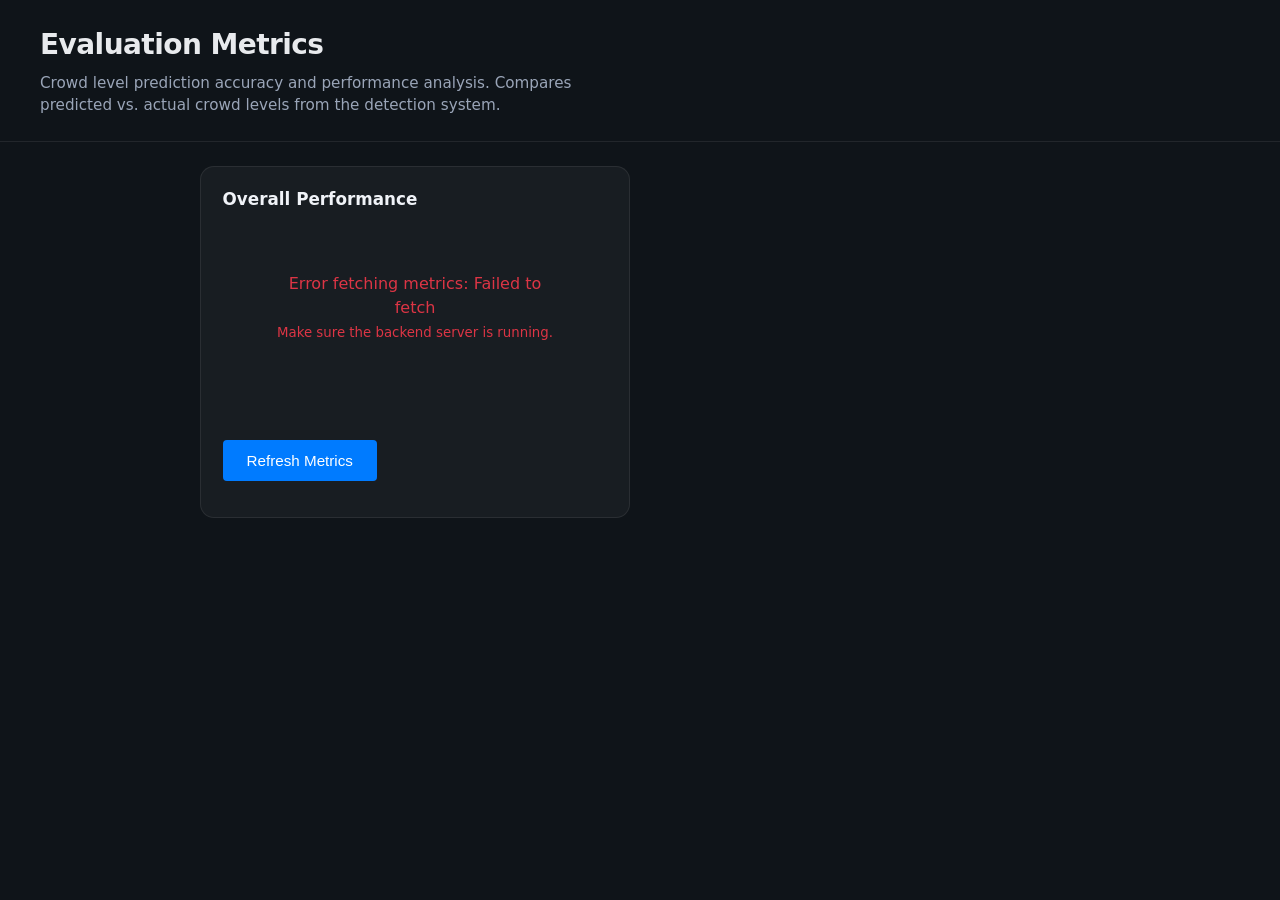
<file: ui/frontend/evaluation.html>
<!DOCTYPE html>
<html lang="en">
<head>
    <meta charset="utf-8">
    <meta name="viewport" content="width=device-width, initial-scale=1">
    <title>Evaluation Metrics — Crowd Level Prediction</title>
    <link rel="stylesheet" href="style.css">
    <style>
        .metrics-grid {
            display: grid;
            grid-template-columns: repeat(auto-fit, minmax(280px, 1fr));
            gap: 1.5rem;
            margin-bottom: 2rem;
        }

        .metric-card {
            background: #f8f9fa;
            border: 1px solid #e0e0e0;
            border-radius: 8px;
            padding: 1.5rem;
            text-align: center;
        }

        .metric-label {
            font-size: 0.9rem;
            color: #666;
            margin-bottom: 0.5rem;
            text-transform: uppercase;
            letter-spacing: 0.05em;
        }

        .metric-value {
            font-size: 2.5rem;
            font-weight: bold;
            color: #333;
            margin-bottom: 0.5rem;
        }

        .metric-percent {
            font-size: 1.2rem;
            color: #28a745;
        }

        .metric-percent.warning {
            color: #ffc107;
        }

        .metric-percent.critical {
            color: #dc3545;
        }

        .confusion-matrix {
            width: 100%;
            border-collapse: collapse;
            margin-top: 1rem;
            background: white;
            border: 1px solid #ddd;
        }

        .confusion-matrix th,
        .confusion-matrix td {
            padding: 1rem;
            text-align: center;
            border: 1px solid #ddd;
        }

        .confusion-matrix th {
            background: #f0f0f0;
            font-weight: bold;
        }

        .confusion-matrix td.label {
            background: #f0f0f0;
            font-weight: bold;
            text-align: left;
        }

        .confusion-matrix td.correct {
            background: #d4edda;
        }

        .matrix-section {
            margin-top: 2rem;
            padding: 1.5rem;
            background: white;
            border: 1px solid #e0e0e0;
            border-radius: 8px;
        }

        .metrics-row {
            display: grid;
            grid-template-columns: repeat(3, 1fr);
            gap: 1.5rem;
            margin-top: 1.5rem;
        }

        .metric-class-card {
            background: #f8f9fa;
            border: 1px solid #e0e0e0;
            border-radius: 8px;
            padding: 1.5rem;
        }

        .metric-class-card h4 {
            margin: 0 0 1rem 0;
            font-size: 1rem;
            text-transform: uppercase;
            letter-spacing: 0.05em;
        }

        .class-metric {
            margin-bottom: 1rem;
            padding-bottom: 1rem;
            border-bottom: 1px solid #ddd;
        }

        .class-metric:last-child {
            margin-bottom: 0;
            padding-bottom: 0;
            border-bottom: none;
        }

        .class-metric-label {
            font-size: 0.85rem;
            color: #666;
            margin-bottom: 0.25rem;
        }

        .class-metric-value {
            font-size: 1.5rem;
            font-weight: bold;
            color: #333;
        }

        .history-section {
            margin-top: 2rem;
            padding: 1.5rem;
            background: white;
            border: 1px solid #e0e0e0;
            border-radius: 8px;
        }

        .history-list {
            max-height: 400px;
            overflow-y: auto;
            margin-top: 1rem;
        }

        .history-item {
            padding: 0.75rem;
            border-bottom: 1px solid #e0e0e0;
            font-size: 0.9rem;
            display: flex;
            justify-content: space-between;
            align-items: center;
        }

        .history-item:last-child {
            border-bottom: none;
        }

        .history-time {
            color: #999;
            font-size: 0.8rem;
        }

        .history-labels {
            flex: 1;
            margin-left: 1rem;
        }

        .label-badge {
            display: inline-block;
            padding: 0.25rem 0.75rem;
            border-radius: 4px;
            font-size: 0.8rem;
            font-weight: bold;
            margin-right: 0.5rem;
        }

        .label-badge.normal {
            background: #d4edda;
            color: #155724;
        }

        .label-badge.warning {
            background: #fff3cd;
            color: #856404;
        }

        .label-badge.critical {
            background: #f8d7da;
            color: #721c24;
        }

        .arrow {
            color: #999;
            margin: 0 0.5rem;
        }

        .status-loading {
            text-align: center;
            padding: 3rem;
            color: #666;
        }

        .status-error {
            text-align: center;
            padding: 3rem;
            color: #dc3545;
        }

        .refresh-btn {
            margin-top: 1rem;
            padding: 0.75rem 1.5rem;
            background: #007bff;
            color: white;
            border: none;
            border-radius: 4px;
            cursor: pointer;
            font-size: 0.95rem;
        }

        .refresh-btn:hover {
            background: #0056b3;
        }

        .last-updated {
            font-size: 0.85rem;
            color: #999;
            margin-top: 1rem;
        }

        .no-data {
            text-align: center;
            padding: 2rem;
            color: #999;
            background: #f8f9fa;
            border-radius: 8px;
            border: 1px solid #e0e0e0;
        }
    </style>
</head>
<body class="page-evaluation">
    <header class="topbar">
        <div>
            <h1>Evaluation Metrics</h1>
            <p class="subtitle">Crowd level prediction accuracy and performance analysis. Compares predicted vs. actual crowd levels from the detection system.</p>
        </div>
    </header>

    <main class="layout">
        <section class="card">
            <h2>Overall Performance</h2>
            <div id="metrics-container" class="metrics-grid">
                <div class="status-loading">Loading metrics...</div>
            </div>
            <button class="refresh-btn" id="refresh-btn">Refresh Metrics</button>
            <div class="last-updated" id="last-updated"></div>
        </section>

        <section class="card matrix-section" id="confusion-section" style="display: none;">
            <h2>Confusion Matrix</h2>
            <p class="hint">Shows predictions vs. actual crowd levels. Diagonal (green) represents correct predictions.</p>
            <div id="confusion-container"></div>
        </section>

        <section class="card matrix-section" id="per-class-section" style="display: none;">
            <h2>Per-Class Performance Metrics</h2>
            <p class="hint">Precision, Recall, and F1-Score for each crowd level category.</p>
            <div id="per-class-container" class="metrics-row"></div>
        </section>

        <section class="card history-section" id="history-section" style="display: none;">
            <h2>Prediction History</h2>
            <p class="hint">Last 100 predictions with their actual outcomes. Most recent first.</p>
            <div id="history-container" class="history-list"></div>
        </section>
    </main>

    <script src="evaluation.js"></script>
</body>
</html>
</file>
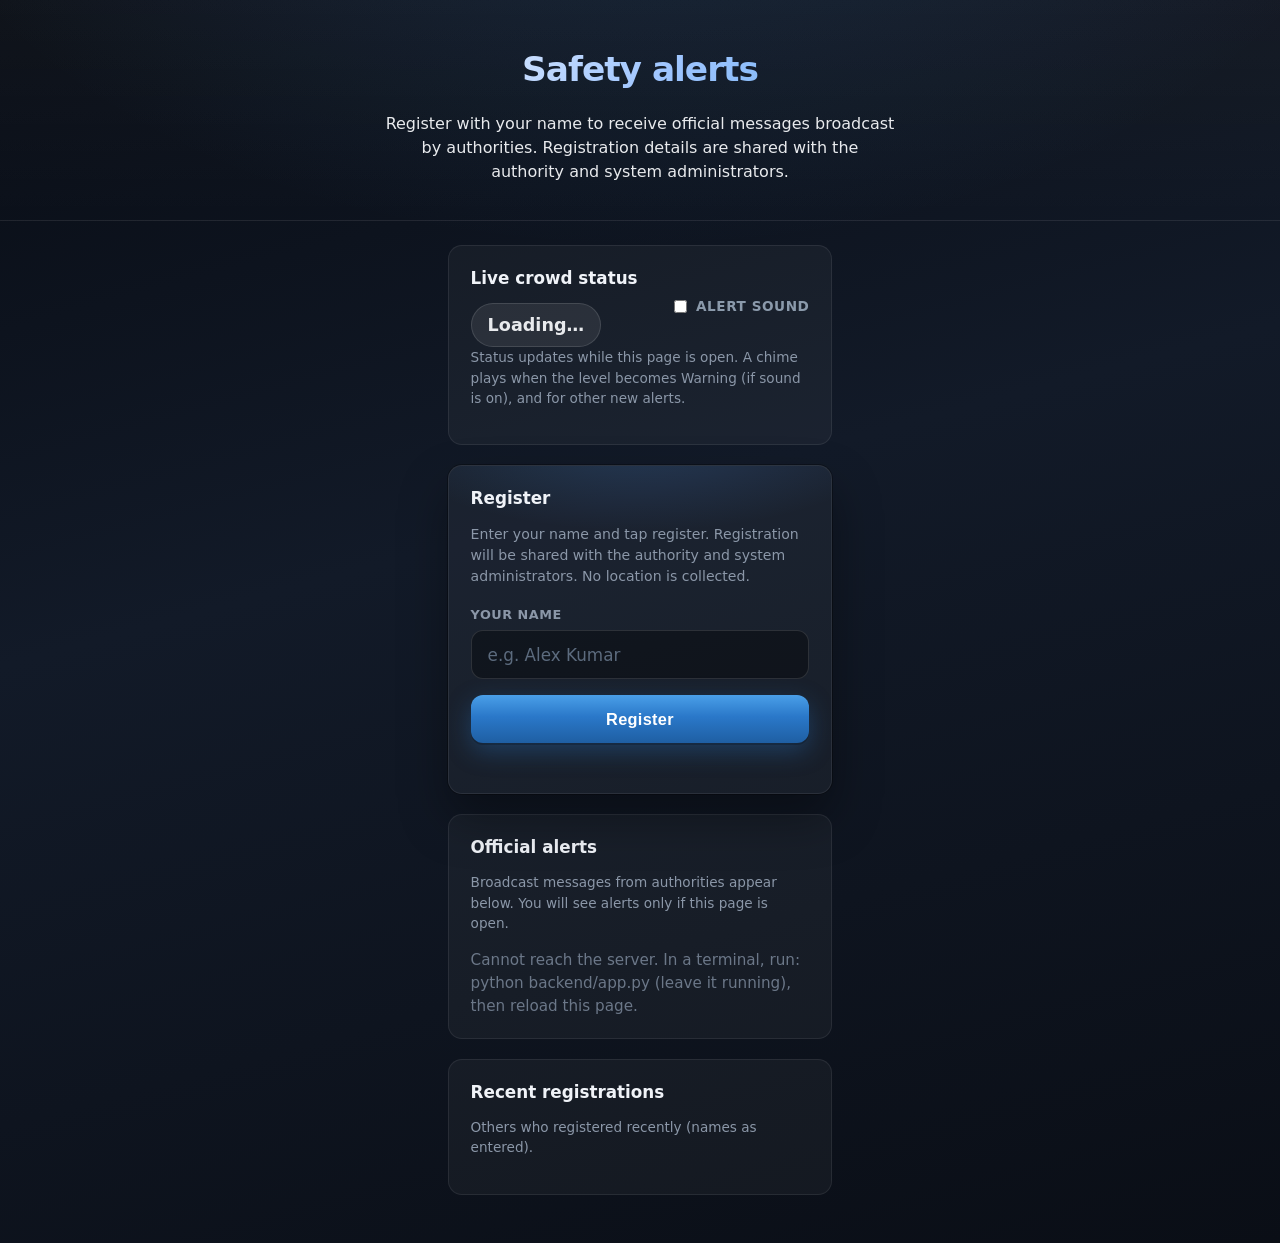
<file: ui/frontend/user.html>
<!DOCTYPE html>
<html lang="en">
<head>
    <meta charset="utf-8">
    <meta name="viewport" content="width=device-width, initial-scale=1">
    <title>Safety alerts — Register</title>
    <link rel="stylesheet" href="style.css">
</head>
<body class="page-user">
    <header class="user-header">
        <div class="user-header-inner">
            <h1 class="user-title">Safety alerts</h1>
            <p class=\"user-tagline\">Register with your name to receive official messages broadcast by authorities. Registration details are shared with the authority and system administrators.</p>

        </div>
    </header>

    <main class="user-main">
        <section class="card card--soft user-live-status" aria-live="polite">
            <div class="user-live-status-inner">
                <div>
                    <h2 class="user-live-status-heading">Live crowd status</h2>
                    <p id="user-crowd-level" class="level-pill" data-level="—">Loading…</p>
                </div>
                <label class="sound-toggle sound-toggle--user" title="Check to enable audio (required by your browser). You should hear a short test beep.">
                    <input type="checkbox" id="user-sound-on" autocomplete="off">
                    <span>Alert sound</span>
                </label>
            </div>
            <p class="hint user-live-status-hint">Status updates while this page is open. A chime plays when the level becomes Warning (if sound is on), and for other new alerts.</p>
        </section>
        <section class="register-hero card">
            <div class="register-hero-glow" aria-hidden="true"></div>
            <h2 class="register-heading">Register</h2>
            <p class="register-lead">Enter your name and tap register. Registration will be shared with the authority and system administrators. No location is collected.</p>
            <label for="user-name">Your name</label>
            <input type="text" id="user-name" name="name" autocomplete="name" maxlength="120" placeholder="e.g. Alex Kumar" class="input-text">
            <button type="button" id="btn-register" class="btn-register">Register</button>
            <p id="checkin-feedback" class="feedback feedback-register" aria-live="polite"></p>
        </section>

        <section class="card card--soft">
            <h2>Official alerts</h2>
            <p class="hint">Broadcast messages from authorities appear below. You will see alerts only if this page is open.</p>
            <div id="user-alerts" class="alert-list"></div>
        </section>

        <section class="card card--soft">
            <h2>Recent registrations</h2>
            <p class="hint">Others who registered recently (names as entered).</p>
            <div id="presence-list" class="presence-chips"></div>
        </section>
    </main>

    <script src="alert-sound.js"></script>
    <script src="user.js"></script>
</body>
</html>
</file>
<file: ui/frontend/style.css>
*,
*::before,
*::after {
  box-sizing: border-box;
}

body {
  margin: 0;
  font-family: "Segoe UI", system-ui, sans-serif;
  background: #0f1419;
  color: #e8eaed;
  line-height: 1.5;
  min-height: 100vh;
}

.page-user {
  background:
    radial-gradient(ellipse 120% 80% at 50% -20%, rgba(61, 143, 217, 0.18), transparent 50%),
    linear-gradient(165deg, #080c14 0%, #121a28 42%, #0a0e16 100%);
  min-height: 100vh;
}

.page-authority {
  background: linear-gradient(160deg, #121820 0%, #1c2535 45%, #141a24 100%);
}

.topbar {
  display: flex;
  flex-wrap: wrap;
  align-items: flex-start;
  justify-content: space-between;
  gap: 1rem;
  padding: 1.5rem clamp(1rem, 4vw, 2.5rem);
  border-bottom: 1px solid rgba(255, 255, 255, 0.08);
}

.topbar h1 {
  margin: 0 0 0.35rem;
  font-size: clamp(1.35rem, 3vw, 1.75rem);
  font-weight: 650;
  letter-spacing: -0.02em;
}

.subtitle {
  margin: 0;
  color: #9aa5b8;
  font-size: 0.95rem;
  max-width: 36rem;
}

.nav-link {
  color: #7cb8ff;
  text-decoration: none;
  font-size: 0.9rem;
  padding: 0.5rem 0.75rem;
  border: 1px solid rgba(124, 184, 255, 0.35);
  border-radius: 8px;
  align-self: center;
}

.nav-link:hover {
  background: rgba(124, 184, 255, 0.1);
}

.layout {
  max-width: 960px;
  margin: 0 auto;
  padding: 1.5rem clamp(1rem, 4vw, 2.5rem) 3rem;
  display: grid;
  gap: 1.25rem;
}

@media (min-width: 860px) {
  .layout:not(.narrow) {
    grid-template-columns: 1fr 1fr;
    align-items: start;
  }

  .layout:not(.narrow) .video-card,
  .layout:not(.narrow) .cctv-card,
  .layout:not(.narrow) .nearby-card,
  .layout:not(.narrow) .presence-card,
  .layout:not(.narrow) .alerts-card {
    grid-column: 1 / -1;
  }
}

.layout.narrow {
  max-width: 520px;
}

/* —— Public registration page —— */
.user-header {
  padding: clamp(1.5rem, 5vw, 2.75rem) clamp(1rem, 4vw, 2rem) 1.25rem;
  border-bottom: 1px solid rgba(255, 255, 255, 0.06);
  background: linear-gradient(180deg, rgba(255, 255, 255, 0.03) 0%, transparent 100%);
}

.user-header-inner {
  max-width: 32rem;
  margin: 0 auto;
  text-align: center;
}

.user-title {
  margin: 0 0 0.5rem;
  font-size: clamp(1.65rem, 5vw, 2.15rem);
  font-weight: 700;
  letter-spacing: -0.03em;
  background: linear-gradient(135deg, #f0f4fc 0%, #9ec5ff 55%, #6eb0f0 100%);
  -webkit-background-clip: text;
  background-clip: text;
  color: transparent;
}

.user-tagline {
  margin: 0 0 1.25rem;
  color: #8b97a8;
  font-size: 0.95rem;
  line-height: 1.55;
}

.nav-link--ghost {
  display: inline-block;
  border-color: rgba(255, 255, 255, 0.12);
  color: #a8c7ee;
}

.nav-link--ghost:hover {
  border-color: rgba(124, 184, 255, 0.45);
  color: #d4e8ff;
}

.user-main {
  max-width: 28rem;
  margin: 0 auto;
  padding: 1.5rem clamp(1rem, 4vw, 2rem) 3rem;
  display: flex;
  flex-direction: column;
  gap: 1.25rem;
}

.user-live-status-inner {
  display: flex;
  flex-wrap: wrap;
  align-items: center;
  justify-content: space-between;
  gap: 1rem;
}

.user-live-status-heading {
  margin: 0 0 0.5rem;
  font-size: 0.95rem;
  font-weight: 600;
  color: #c5d0e0;
}

.user-live-status-hint {
  margin: 0.75rem 0 0;
  font-size: 0.8rem;
}

.sound-toggle--user {
  margin: 0;
  align-self: center;
}

.register-hero {
  position: relative;
  overflow: hidden;
  padding: 1.75rem 1.5rem 1.6rem;
  border: 1px solid rgba(124, 184, 255, 0.22);
  background: rgba(12, 18, 32, 0.75);
  box-shadow:
    0 0 0 1px rgba(0, 0, 0, 0.3),
    0 24px 48px rgba(0, 0, 0, 0.35);
}

.register-hero-glow {
  position: absolute;
  inset: -40% -20% auto;
  height: 60%;
  background: radial-gradient(ellipse, rgba(80, 160, 255, 0.2) 0%, transparent 70%);
  pointer-events: none;
}

.register-heading {
  position: relative;
  margin: 0 0 0.5rem;
  font-size: 1.2rem;
  font-weight: 650;
  color: #eef3fb;
}

.register-lead {
  position: relative;
  margin: 0 0 1.15rem;
  font-size: 0.88rem;
  color: #8b97a8;
  line-height: 1.5;
}

.input-text {
  position: relative;
  width: 100%;
  margin-bottom: 1rem;
  padding: 0.85rem 1rem;
  border-radius: 12px;
  border: 1px solid rgba(255, 255, 255, 0.12);
  background: rgba(0, 0, 0, 0.35);
  color: #e8eaed;
  font-size: 1.05rem;
  font-family: inherit;
  transition: border-color 0.15s ease, box-shadow 0.15s ease;
}

.input-text::placeholder {
  color: #5c6b7e;
}

.input-text:focus {
  outline: none;
  border-color: rgba(124, 184, 255, 0.55);
  box-shadow: 0 0 0 3px rgba(124, 184, 255, 0.15);
}

.btn-register {
  position: relative;
  width: 100%;
  padding: 0.9rem 1.25rem;
  font-size: 1.02rem;
  font-weight: 650;
  letter-spacing: 0.02em;
  border: none;
  border-radius: 12px;
  cursor: pointer;
  color: #fff;
  background: linear-gradient(180deg, #4a9fe8 0%, #2a78c9 45%, #1f5fa3 100%);
  box-shadow:
    0 2px 0 rgba(0, 0, 0, 0.2),
    0 8px 24px rgba(42, 120, 201, 0.35);
  transition: filter 0.15s ease, transform 0.1s ease;
}

.btn-register:hover {
  filter: brightness(1.06);
}

.btn-register:active {
  transform: translateY(1px);
}

.feedback-register {
  position: relative;
  margin-top: 1rem;
  min-height: 1.5em;
  line-height: 1.45;
}

.feedback-register[data-ok="0"] {
  color: #ff9a9a;
}

.feedback-register[data-ok="1"] {
  color: #9dd49a;
}

.card--soft {
  background: rgba(255, 255, 255, 0.035);
  border-color: rgba(255, 255, 255, 0.07);
}

.alert-item--user {
  border-left-color: rgba(124, 184, 255, 0.45);
}

.presence-chips {
  display: flex;
  flex-direction: column;
  gap: 0.5rem;
}

.presence-chip {
  display: flex;
  flex-direction: column;
  gap: 0.2rem;
  padding: 0.75rem 0.9rem;
  border-radius: 10px;
  background: rgba(0, 0, 0, 0.22);
  border: 1px solid rgba(255, 255, 255, 0.06);
}

.presence-chip-name {
  font-weight: 600;
  color: #e8edf4;
  font-size: 0.95rem;
}

.presence-chip-meta {
  font-size: 0.78rem;
  color: #7a8799;
}

.presence-chip-meta code {
  font-size: 0.85em;
}

.stat-inline {
  margin: 0.75rem 0 0;
  font-size: 0.95rem;
  color: #a8c4e8;
  font-weight: 600;
}

.sound-toggle {
  display: inline-flex;
  align-items: center;
  gap: 0.4rem;
  font-size: 0.85rem;
  color: var(--muted, #8b9aab);
  cursor: pointer;
  user-select: none;
}

.sound-toggle input {
  accent-color: var(--accent, #38bdf8);
}

.topbar-actions {
  display: flex;
  flex-direction: column;
  align-items: flex-end;
  gap: 0.5rem;
}

.url-pill {
  font-size: 0.8rem;
  color: #9aa5b8;
  text-align: right;
  max-width: min(100%, 22rem);
}

.url-pill code {
  word-break: break-all;
  display: inline-block;
  margin-top: 0.2rem;
}

.table-wrap {
  overflow-x: auto;
  margin-top: 0.5rem;
}

.data-table {
  width: 100%;
  border-collapse: collapse;
  font-size: 0.9rem;
}

.data-table th,
.data-table td {
  padding: 0.55rem 0.65rem;
  text-align: left;
  border-bottom: 1px solid rgba(255, 255, 255, 0.08);
}

.data-table th {
  color: #8b97a8;
  font-weight: 600;
  font-size: 0.75rem;
  text-transform: uppercase;
  letter-spacing: 0.04em;
}

.data-table tbody tr:hover {
  background: rgba(255, 255, 255, 0.03);
}

.callout-card {
  border-color: rgba(124, 184, 255, 0.25);
}

.how-list {
  margin: 0 0 1rem;
  padding-left: 1.25rem;
  color: #b4c0d4;
  font-size: 0.9rem;
}

.how-list li {
  margin-bottom: 0.35rem;
}

.url-row {
  display: flex;
  flex-wrap: wrap;
  gap: 0.5rem;
  align-items: stretch;
}

.url-field {
  flex: 1;
  min-width: 200px;
  padding: 0.6rem 0.75rem;
  border-radius: 8px;
  border: 1px solid rgba(255, 255, 255, 0.15);
  background: rgba(0, 0, 0, 0.35);
  color: #e8eaed;
  font-size: 0.85rem;
  font-family: ui-monospace, monospace;
}

.btn-secondary {
  padding: 0.65rem 1rem;
  font-size: 0.9rem;
  font-weight: 600;
  border-radius: 10px;
  border: 1px solid rgba(255, 255, 255, 0.2);
  background: rgba(255, 255, 255, 0.06);
  color: #e8eaed;
  cursor: pointer;
}

.btn-secondary:hover {
  background: rgba(255, 255, 255, 0.1);
}

.btn-row {
  display: flex;
  flex-wrap: wrap;
  gap: 0.65rem;
  margin-top: 0.35rem;
}

.card {
  background: rgba(255, 255, 255, 0.04);
  border: 1px solid rgba(255, 255, 255, 0.08);
  border-radius: 14px;
  padding: 1.25rem 1.35rem;
  text-align: left;
}

.card h2 {
  margin: 0 0 0.75rem;
  font-size: 1.05rem;
  font-weight: 600;
  color: #f0f3f8;
}

.hint {
  margin: 0 0 1rem;
  font-size: 0.85rem;
  color: #8b97a8;
}

label {
  display: block;
  font-size: 0.8rem;
  font-weight: 600;
  text-transform: uppercase;
  letter-spacing: 0.04em;
  color: #8b97a8;
  margin-bottom: 0.35rem;
}

select,
textarea {
  width: 100%;
  margin-bottom: 1rem;
  padding: 0.65rem 0.75rem;
  border-radius: 8px;
  border: 1px solid rgba(255, 255, 255, 0.12);
  background: rgba(0, 0, 0, 0.25);
  color: #e8eaed;
  font-size: 1rem;
  font-family: inherit;
}

textarea {
  resize: vertical;
  min-height: 100px;
}

select:focus,
textarea:focus {
  outline: 2px solid rgba(124, 184, 255, 0.5);
  outline-offset: 1px;
}

button[type="submit"] {
  width: 100%;
  padding: 0.75rem 1rem;
  font-size: 1rem;
  font-weight: 600;
  border: none;
  border-radius: 10px;
  cursor: pointer;
  background: linear-gradient(180deg, #e64545 0%, #c12f2f 100%);
  color: #fff;
  box-shadow: 0 2px 12px rgba(230, 69, 69, 0.35);
}

button[type="submit"]:hover {
  filter: brightness(1.06);
}

.feedback {
  margin: 0.75rem 0 0;
  font-size: 0.9rem;
  color: #9dd49a;
  min-height: 1.25em;
}

.level-pill {
  display: inline-block;
  margin: 0;
  padding: 0.5rem 1rem;
  border-radius: 999px;
  font-weight: 700;
  font-size: 1.1rem;
  background: rgba(255, 255, 255, 0.08);
  border: 1px solid rgba(255, 255, 255, 0.12);
}

.level-pill[data-level="Normal"] {
  background: rgba(46, 160, 67, 0.2);
  border-color: rgba(46, 160, 67, 0.45);
  color: #7ddea0;
}

.level-pill[data-level="Warning"] {
  background: rgba(210, 153, 34, 0.2);
  border-color: rgba(210, 153, 34, 0.45);
  color: #f0c674;
}

.level-pill[data-level="Critical"] {
  background: rgba(230, 69, 69, 0.25);
  border-color: rgba(230, 69, 69, 0.55);
  color: #ff9a9a;
}

.alert-list {
  display: flex;
  flex-direction: column;
  gap: 0.65rem;
}

.alert-item {
  background: rgba(0, 0, 0, 0.2);
  border-radius: 10px;
  padding: 0.85rem 1rem;
  border-left: 3px solid rgba(255, 255, 255, 0.15);
}

.alert-meta {
  font-size: 0.8rem;
  color: #8b97a8;
  margin-bottom: 0.35rem;
}

.alert-msg {
  font-size: 0.95rem;
  color: #e8eaed;
}

.badge {
  display: inline-block;
  padding: 0.15rem 0.45rem;
  border-radius: 4px;
  font-size: 0.7rem;
  font-weight: 700;
  text-transform: uppercase;
  letter-spacing: 0.04em;
  margin-right: 0.35rem;
}

.badge.authority {
  background: rgba(124, 184, 255, 0.25);
  color: #a8d4ff;
}

.badge.system {
  background: rgba(210, 153, 34, 0.25);
  color: #f0c674;
}

.empty {
  margin: 0;
  color: #6b7788;
  font-size: 0.95rem;
}

code {
  font-size: 0.88em;
  background: rgba(0, 0, 0, 0.35);
  padding: 0.1em 0.35em;
  border-radius: 4px;
}

.video-feed-grid {
  display: grid;
  grid-template-columns: repeat(auto-fill, minmax(240px, 1fr));
  gap: 1rem;
}

.video-panel {
  background: rgba(0, 0, 0, 0.25);
  border-radius: 12px;
  overflow: hidden;
  border: 1px solid rgba(255, 255, 255, 0.08);
}

.video-panel-head {
  display: flex;
  flex-wrap: wrap;
  align-items: center;
  gap: 0.35rem 0.65rem;
  padding: 0.65rem 0.75rem;
  font-size: 0.85rem;
  border-bottom: 1px solid rgba(255, 255, 255, 0.06);
}

.video-panel video {
  display: block;
  width: 100%;
  max-height: 200px;
  background: #000;
}

.feed-media {
  min-height: 120px;
  background: #0a0e14;
}

.feed-image {
  display: block;
  width: 100%;
  max-height: 220px;
  object-fit: cover;
  background: #000;
  vertical-align: middle;
}

.feed-image--alert {
  filter: saturate(1.15) contrast(1.08);
  box-shadow: inset 0 0 0 3px rgba(230, 100, 80, 0.45);
}

.video-zone-name {
  font-weight: 600;
}

.nearby-zones {
  display: flex;
  flex-direction: column;
  gap: 1rem;
}

.nearby-block-title {
  margin: 0 0 0.5rem;
  font-size: 0.95rem;
  font-weight: 600;
  color: #c8d4e6;
}

.nearby-list {
  margin: 0;
  padding-left: 1.2rem;
  color: #b4c0d4;
  font-size: 0.88rem;
}

.nearby-list li {
  margin-bottom: 0.35rem;
}

.zone-video-wrap {
  border-radius: 12px;
  overflow: hidden;
  background: #000;
  border: 1px solid rgba(255, 255, 255, 0.1);
}

.zone-video-wrap video {
  display: block;
  width: 100%;
  max-height: 280px;
}
</file>
